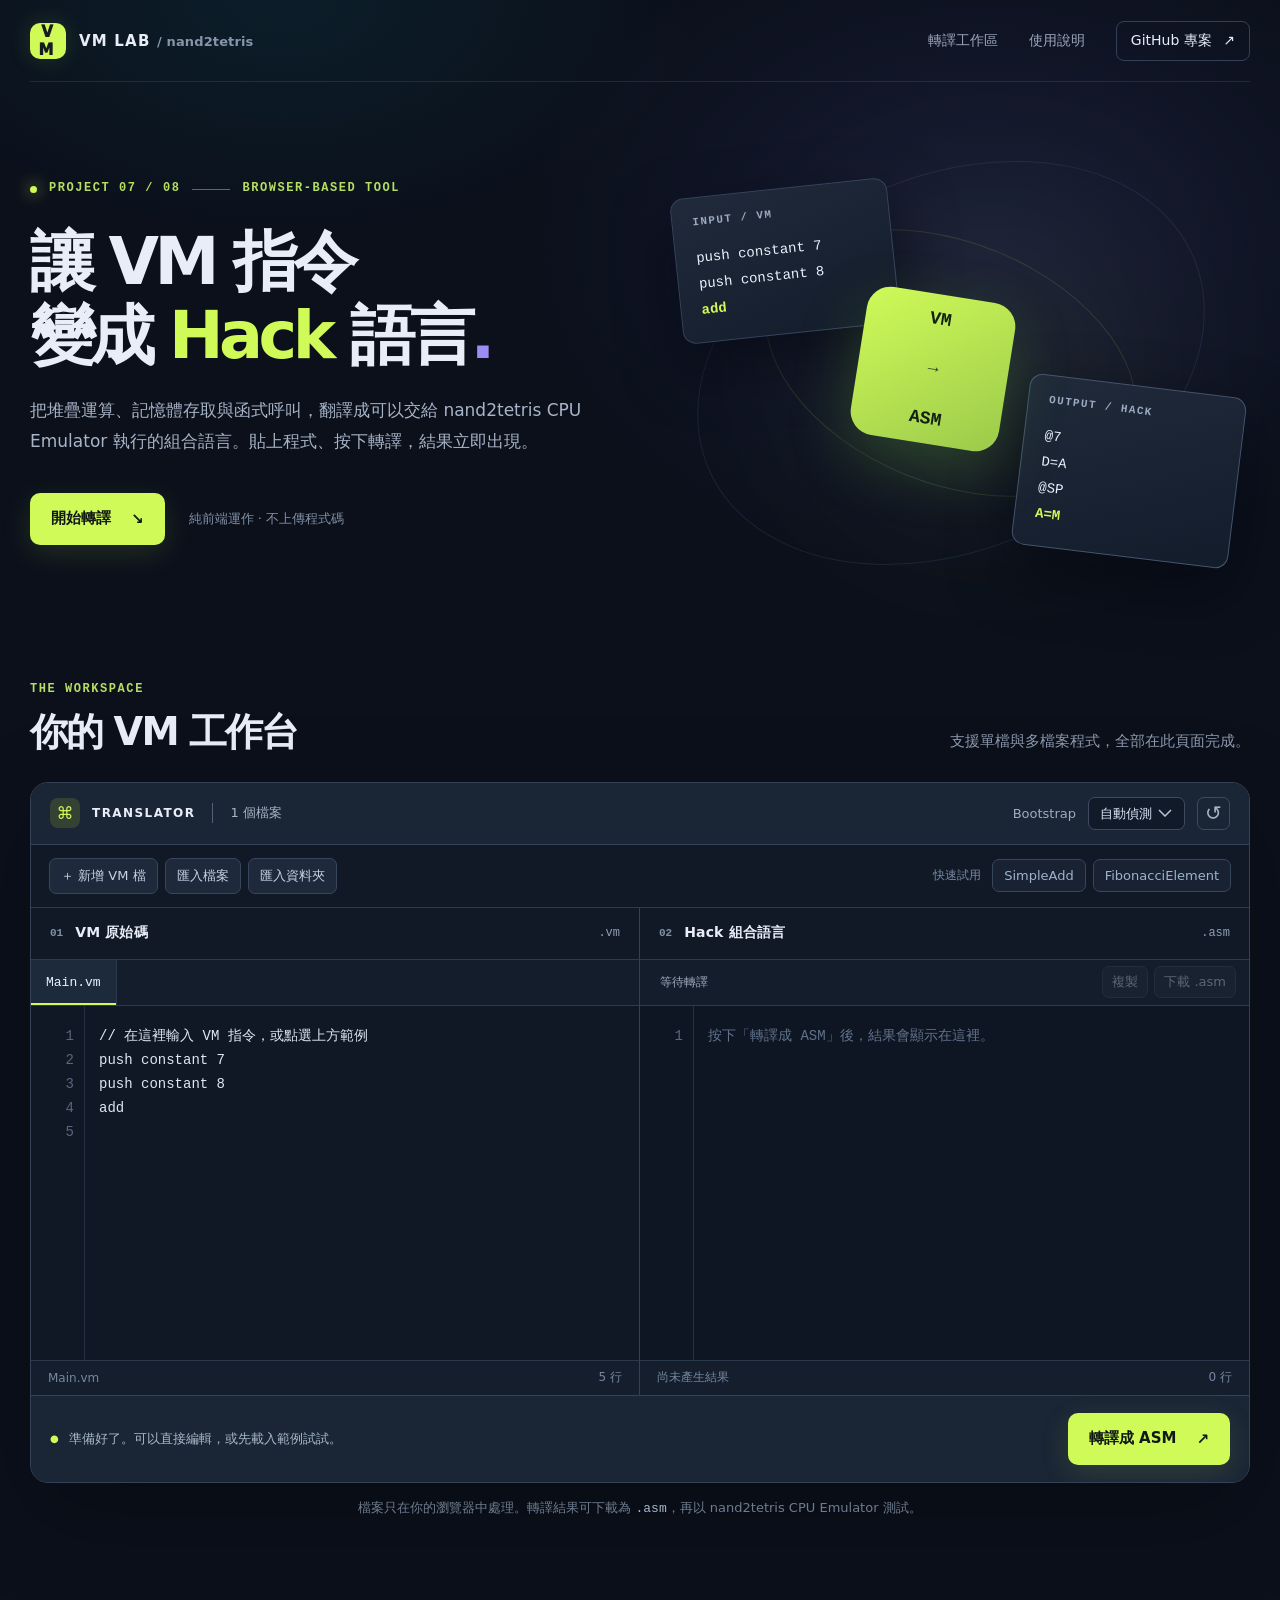
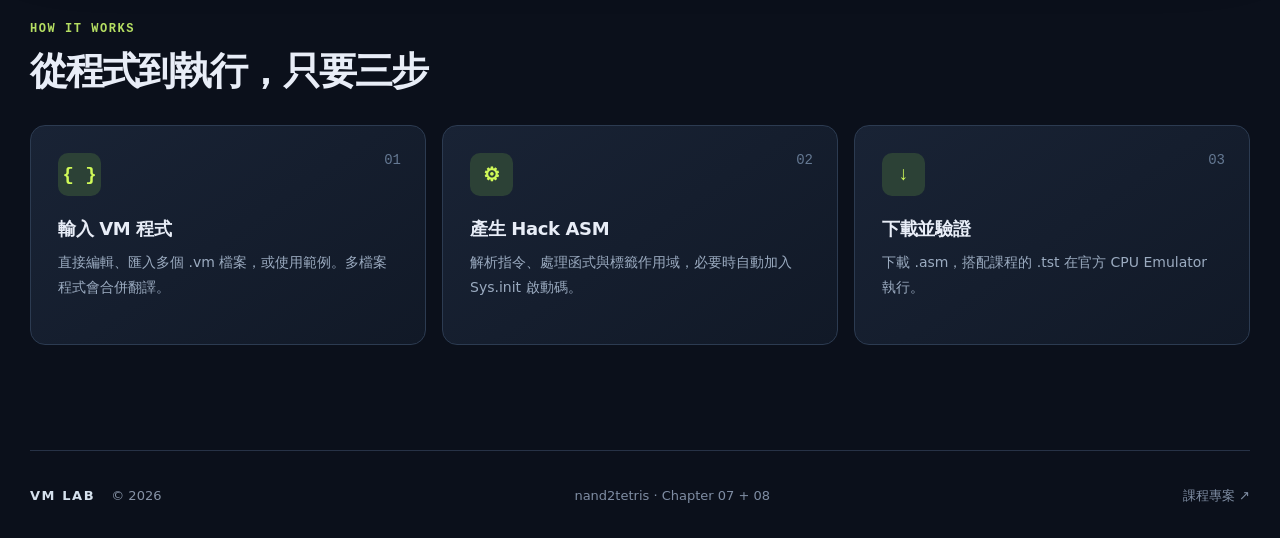
<file: 08/VMTranslator/site/index.html>
<!doctype html>
<html lang="zh-Hant">
<head>
  <meta charset="utf-8">
  <meta name="viewport" content="width=device-width, initial-scale=1">
  <meta name="theme-color" content="#0b101b">
  <meta name="description" content="在瀏覽器中將 nand2tetris VM 程式翻譯成 Hack 組合語言。支援第 7、8 章完整指令集。">
  <title>VM Lab — nand2tetris 線上轉譯器</title>
  <link rel="stylesheet" href="./style.css">
  <script type="module" src="./app.js"></script>
</head>
<body>
  <div class="page-glow" aria-hidden="true"></div>
  <header class="topbar wrap">
    <a class="brand" href="#top" aria-label="VM Lab 首頁"><span class="brand-mark">V<span>M</span></span><span>VM LAB <small>/ nand2tetris</small></span></a>
    <nav aria-label="主選單">
      <a href="#workspace">轉譯工作區</a>
      <a href="#guide">使用說明</a>
      <a class="nav-source" href="https://github.com/ChunYang0808/_co/tree/main/08/VMTranslator" target="_blank" rel="noopener noreferrer">GitHub 專案 <span aria-hidden="true">↗</span></a>
    </nav>
  </header>

  <main id="top">
    <section class="hero wrap" aria-labelledby="hero-title">
      <div class="hero-copy">
        <div class="eyebrow"><span class="live-dot"></span> PROJECT 07 / 08 <span class="eyebrow-line"></span> BROWSER-BASED TOOL</div>
        <h1 id="hero-title">讓 VM 指令<br>變成 <em>Hack</em> 語言<span class="hero-period">.</span></h1>
        <p>把堆疊運算、記憶體存取與函式呼叫，翻譯成可以交給 nand2tetris CPU Emulator 執行的組合語言。貼上程式、按下轉譯，結果立即出現。</p>
        <div class="hero-actions"><a class="button primary" href="#workspace">開始轉譯 <span aria-hidden="true">↘</span></a><span class="hero-note">純前端運作 · 不上傳程式碼</span></div>
      </div>
      <div class="hero-visual" aria-hidden="true">
        <div class="orbit orbit-a"></div><div class="orbit orbit-b"></div>
        <div class="visual-card visual-in"><small>INPUT / VM</small><code>push constant 7<br>push constant 8<br><strong>add</strong></code></div>
        <div class="visual-core">VM <span>→</span> ASM</div>
        <div class="visual-card visual-out"><small>OUTPUT / HACK</small><code>@7<br>D=A<br>@SP<br><strong>A=M</strong></code></div>
      </div>
    </section>

    <section class="work-section wrap" id="workspace" aria-labelledby="workspace-title">
      <div class="section-heading"><div><span class="section-kicker">THE WORKSPACE</span><h2 id="workspace-title">你的 VM 工作台</h2></div><p>支援單檔與多檔案程式，全部在此頁面完成。</p></div>
      <div class="workspace-shell" id="drop-zone">
        <div class="workspace-toolbar">
          <div class="toolbar-left"><span class="toolbar-symbol" aria-hidden="true">⌘</span><strong>TRANSLATOR</strong><span class="toolbar-divider"></span><span id="file-count">1 個檔案</span></div>
          <div class="toolbar-right"><label for="bootstrap">Bootstrap</label><select id="bootstrap" aria-label="啟動程式模式"><option value="auto">自動偵測</option><option value="on">強制加入</option><option value="off">不加入</option></select><button class="icon-button" id="clear-button" type="button" title="清空工作區" aria-label="清空工作區">↺</button></div>
        </div>
        <div class="workspace-tools">
          <div class="file-actions"><button type="button" id="add-file" class="subtle-button">＋ 新增 VM 檔</button><button type="button" id="import-files" class="subtle-button">匯入檔案</button><button type="button" id="import-folder" class="subtle-button">匯入資料夾</button></div>
          <div class="example-actions"><span>快速試用</span><button type="button" data-sample="simple">SimpleAdd</button><button type="button" data-sample="fibonacci">FibonacciElement</button></div>
        </div>
        <input id="files-input" class="visually-hidden" type="file" accept=".vm" multiple>
        <input id="folder-input" class="visually-hidden" type="file" webkitdirectory multiple>
        <div class="editors">
          <section class="editor-panel" aria-labelledby="input-heading"><div class="panel-header"><div><span class="panel-index">01</span><h3 id="input-heading">VM 原始碼</h3></div><span class="panel-type">.vm</span></div><div class="tabs-row"><div id="file-tabs" class="file-tabs" role="tablist" aria-label="VM 檔案"></div></div><div class="code-area"><div id="input-lines" class="line-numbers" aria-hidden="true">1</div><textarea id="vm-input" spellcheck="false" autocomplete="off" autocapitalize="off" aria-label="VM 原始碼編輯器"></textarea></div><div class="panel-footer"><span id="input-status">就緒</span><span id="input-lines-count">1 行</span></div></section>
          <section class="editor-panel output-panel" aria-labelledby="output-heading"><div class="panel-header"><div><span class="panel-index">02</span><h3 id="output-heading">Hack 組合語言</h3></div><span class="panel-type">.asm</span></div><div class="output-actions"><span id="output-name">等待轉譯</span><div><button type="button" id="copy-button" disabled>複製</button><button type="button" id="download-button" disabled>下載 .asm</button></div></div><div class="code-area"><div id="output-lines" class="line-numbers" aria-hidden="true">1</div><textarea id="asm-output" spellcheck="false" readonly aria-label="Hack 組合語言結果" placeholder="按下「轉譯成 ASM」後，結果會顯示在這裡。"></textarea></div><div class="panel-footer"><span id="output-status">尚未產生結果</span><span id="output-lines-count">0 行</span></div></section>
        </div>
        <div class="workspace-bottom"><div id="message" class="message" role="status" aria-live="polite"><span class="message-icon" aria-hidden="true">●</span><span id="message-text">準備好了。可以直接編輯，或先載入範例試試。</span></div><button type="button" id="translate-button" class="button primary">轉譯成 ASM <span aria-hidden="true">↗</span></button></div>
        <div id="drop-overlay" class="drop-overlay" aria-hidden="true"><div>將 .vm 檔案放到這裡</div></div>
      </div>
      <p class="workspace-caption">檔案只在你的瀏覽器中處理。轉譯結果可下載為 <code>.asm</code>，再以 nand2tetris CPU Emulator 測試。</p>
    </section>

    <section class="guide wrap" id="guide" aria-labelledby="guide-title"><div class="guide-header"><span class="section-kicker">HOW IT WORKS</span><h2 id="guide-title">從程式到執行，只要三步</h2></div><div class="guide-grid"><article><span class="step-number">01</span><div class="step-icon">{ }</div><h3>輸入 VM 程式</h3><p>直接編輯、匯入多個 .vm 檔案，或使用範例。多檔案程式會合併翻譯。</p></article><article><span class="step-number">02</span><div class="step-icon">⚙</div><h3>產生 Hack ASM</h3><p>解析指令、處理函式與標籤作用域，必要時自動加入 Sys.init 啟動碼。</p></article><article><span class="step-number">03</span><div class="step-icon">↓</div><h3>下載並驗證</h3><p>下載 .asm，搭配課程的 .tst 在官方 CPU Emulator 執行。</p></article></div></section>
  </main>
  <footer class="footer wrap"><span class="footer-brand">VM LAB <span>© 2026</span></span><span>nand2tetris · Chapter 07 + 08</span><a href="https://www.nand2tetris.org/project08" target="_blank" rel="noopener noreferrer">課程專案 ↗</a></footer>
</body>
</html>
</file>
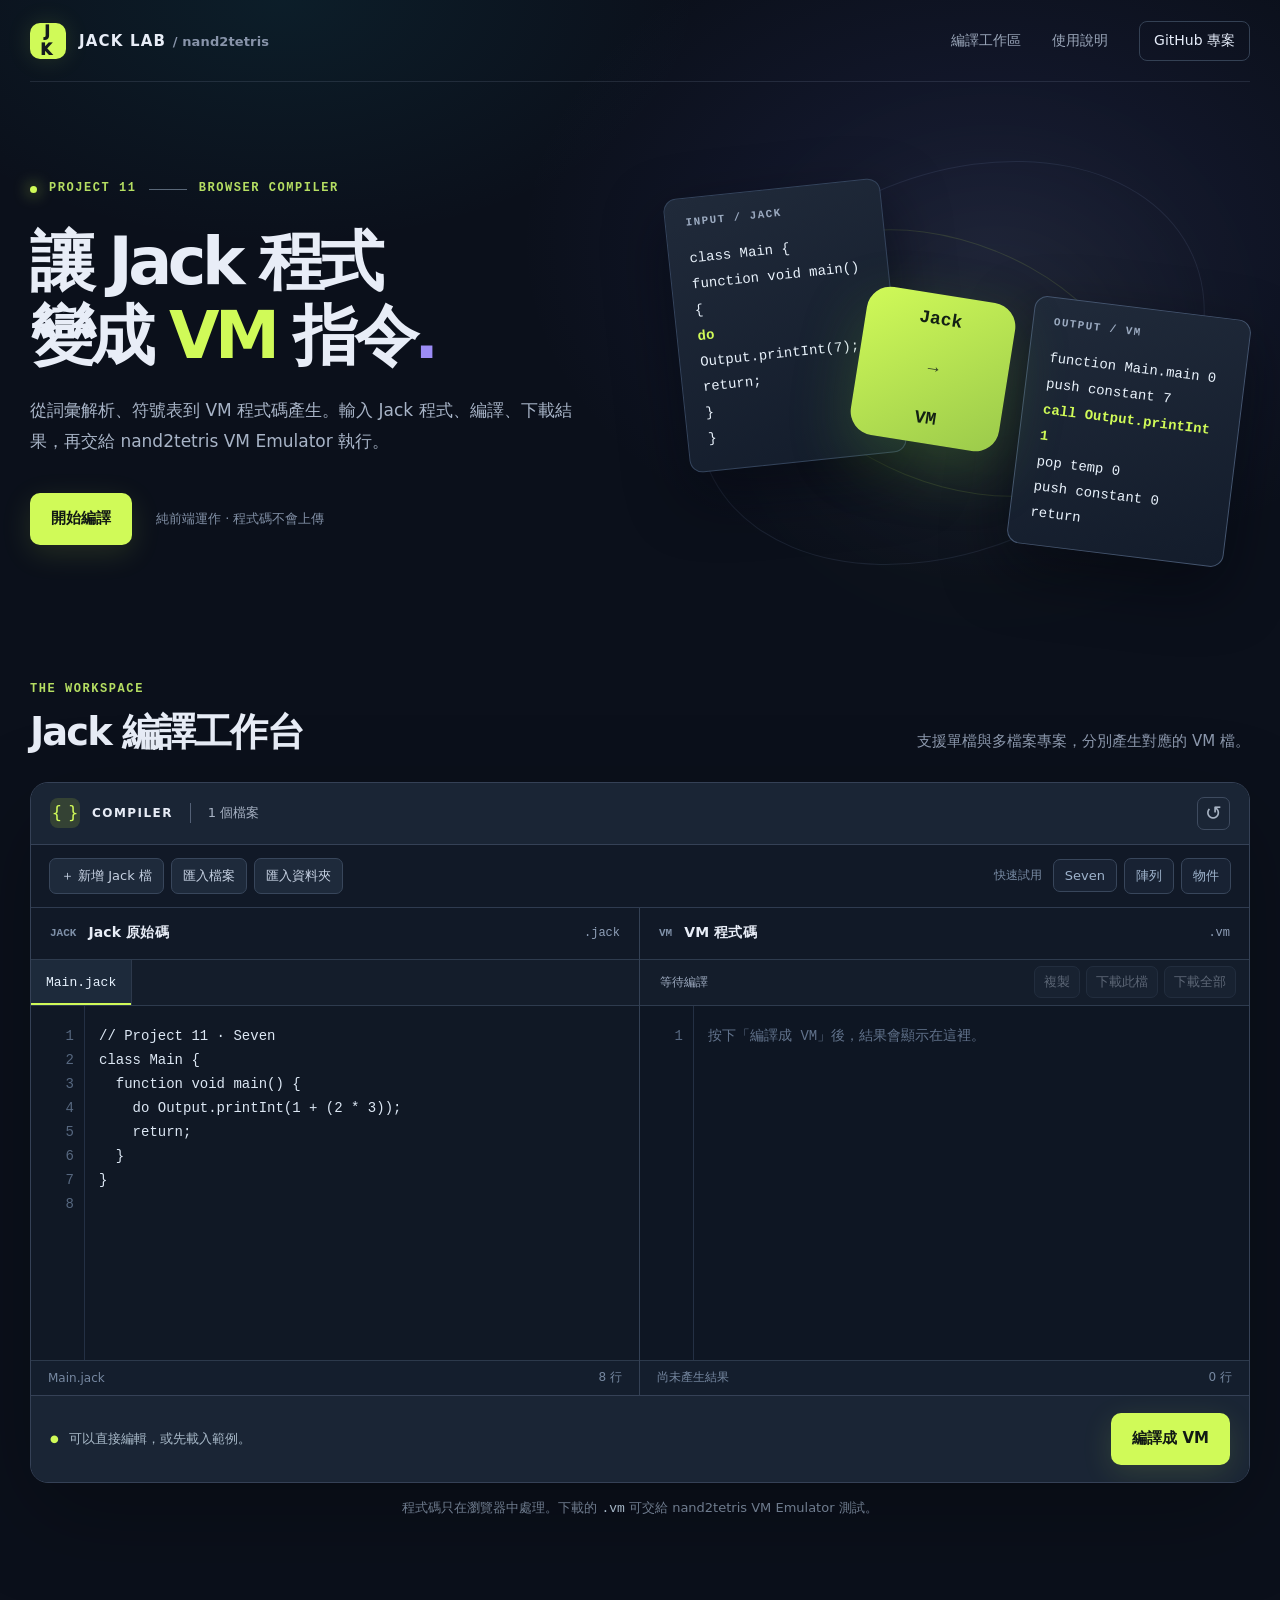
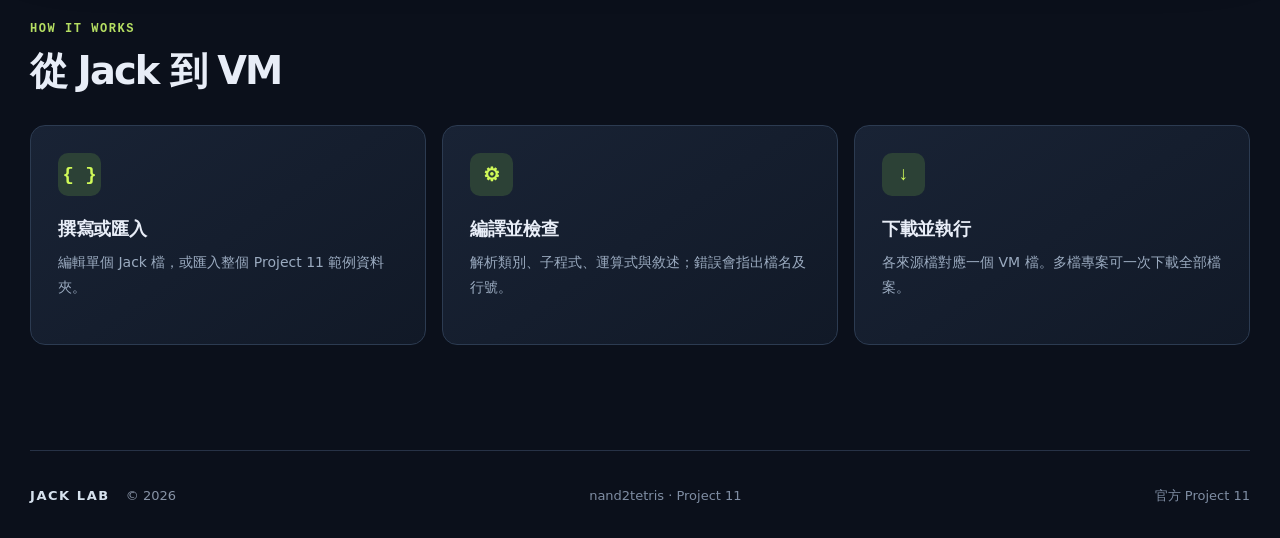
<file: 11/JackCompiler/site/index.html>
<!doctype html>
<html lang="zh-Hant">
<head>
  <meta charset="utf-8">
  <meta name="viewport" content="width=device-width, initial-scale=1">
  <meta name="theme-color" content="#0b101b">
  <meta name="description" content="在瀏覽器中將 nand2tetris Jack 程式編譯為 VM 指令，支援 Project 11。">
  <title>Jack Lab — Jack 語言編譯器</title>
  <link rel="stylesheet" href="./style.css">
  <script type="module" src="./app.js"></script>
</head>
<body>
  <div class="page-glow" aria-hidden="true"></div>
  <header class="topbar wrap">
    <a class="brand" href="#top" aria-label="Jack Lab 首頁"><span class="brand-mark">J<span>K</span></span><span>JACK LAB <small>/ nand2tetris</small></span></a>
    <nav aria-label="主選單"><a href="#workspace">編譯工作區</a><a href="#guide">使用說明</a><a class="nav-source" href="https://github.com/ChunYang0808/_co/tree/main/11" target="_blank" rel="noopener noreferrer">GitHub 專案</a></nav>
  </header>
  <main id="top">
    <section class="hero wrap" aria-labelledby="hero-title">
      <div class="hero-copy">
        <div class="eyebrow"><span class="live-dot"></span> PROJECT 11 <span class="eyebrow-line"></span> BROWSER COMPILER</div>
        <h1 id="hero-title">讓 Jack 程式<br>變成 <em>VM</em> 指令<span class="hero-period">.</span></h1>
        <p>從詞彙解析、符號表到 VM 程式碼產生。輸入 Jack 程式、編譯、下載結果，再交給 nand2tetris VM Emulator 執行。</p>
        <div class="hero-actions"><a class="button primary" href="#workspace">開始編譯</a><span class="hero-note">純前端運作 · 程式碼不會上傳</span></div>
      </div>
      <div class="hero-visual" aria-hidden="true"><div class="orbit orbit-a"></div><div class="orbit orbit-b"></div><div class="visual-card visual-in"><small>INPUT / JACK</small><code>class Main {<br> function void main() {<br> <strong>do</strong> Output.printInt(7);<br> return;<br> }<br>}</code></div><div class="visual-core">Jack <span>→</span> VM</div><div class="visual-card visual-out"><small>OUTPUT / VM</small><code>function Main.main 0<br>push constant 7<br><strong>call Output.printInt 1</strong><br>pop temp 0<br>push constant 0<br>return</code></div></div>
    </section>
    <section class="work-section wrap" id="workspace" aria-labelledby="workspace-title">
      <div class="section-heading"><div><span class="section-kicker">THE WORKSPACE</span><h2 id="workspace-title">Jack 編譯工作台</h2></div><p>支援單檔與多檔案專案，分別產生對應的 VM 檔。</p></div>
      <div class="workspace-shell" id="drop-zone">
        <div class="workspace-toolbar"><div class="toolbar-left"><span class="toolbar-symbol">{ }</span><strong>COMPILER</strong><span class="toolbar-divider"></span><span id="file-count">1 個檔案</span></div><div class="toolbar-right"><button class="icon-button" id="clear-button" type="button" title="清空工作區" aria-label="清空工作區">↺</button></div></div>
        <div class="workspace-tools"><div class="file-actions"><button type="button" id="add-file" class="subtle-button">＋ 新增 Jack 檔</button><button type="button" id="import-files" class="subtle-button">匯入檔案</button><button type="button" id="import-folder" class="subtle-button">匯入資料夾</button></div><div class="example-actions"><span>快速試用</span><button type="button" data-sample="seven">Seven</button><button type="button" data-sample="array">陣列</button><button type="button" data-sample="square">物件</button></div></div>
        <input id="files-input" class="visually-hidden" type="file" accept=".jack" multiple><input id="folder-input" class="visually-hidden" type="file" webkitdirectory multiple>
        <div class="editors">
          <section class="editor-panel" aria-labelledby="input-heading"><div class="panel-header"><div><span class="panel-index">JACK</span><h3 id="input-heading">Jack 原始碼</h3></div><span class="panel-type">.jack</span></div><div class="tabs-row"><div id="file-tabs" class="file-tabs" role="tablist" aria-label="Jack 檔案"></div></div><div class="code-area"><div id="input-lines" class="line-numbers" aria-hidden="true">1</div><textarea id="jack-input" spellcheck="false" autocomplete="off" autocapitalize="off" aria-label="Jack 原始碼編輯器"></textarea></div><div class="panel-footer"><span id="input-status">就緒</span><span id="input-lines-count">1 行</span></div></section>
          <section class="editor-panel output-panel" aria-labelledby="output-heading"><div class="panel-header"><div><span class="panel-index">VM</span><h3 id="output-heading">VM 程式碼</h3></div><span class="panel-type">.vm</span></div><div class="output-actions"><span id="output-name">等待編譯</span><div><button type="button" id="copy-button" disabled>複製</button><button type="button" id="download-button" disabled>下載此檔</button><button type="button" id="download-all-button" disabled>下載全部</button></div></div><div class="code-area"><div id="output-lines" class="line-numbers" aria-hidden="true">1</div><textarea id="vm-output" spellcheck="false" readonly aria-label="VM 編譯結果" placeholder="按下「編譯成 VM」後，結果會顯示在這裡。"></textarea></div><div class="panel-footer"><span id="output-status">尚未產生結果</span><span id="output-lines-count">0 行</span></div></section>
        </div>
        <div class="workspace-bottom"><div id="message" class="message" role="status" aria-live="polite"><span class="message-icon" aria-hidden="true">●</span><span id="message-text">可以直接編輯，或先載入範例。</span></div><button type="button" id="compile-button" class="button primary">編譯成 VM</button></div><div id="drop-overlay" class="drop-overlay" aria-hidden="true"><div>將 .jack 檔案放到這裡</div></div>
      </div><p class="workspace-caption">程式碼只在瀏覽器中處理。下載的 <code>.vm</code> 可交給 nand2tetris VM Emulator 測試。</p>
    </section>
    <section class="guide wrap" id="guide"><div class="guide-header"><span class="section-kicker">HOW IT WORKS</span><h2>從 Jack 到 VM</h2></div><div class="guide-grid"><article><div class="step-icon">{ }</div><h3>撰寫或匯入</h3><p>編輯單個 Jack 檔，或匯入整個 Project 11 範例資料夾。</p></article><article><div class="step-icon">⚙</div><h3>編譯並檢查</h3><p>解析類別、子程式、運算式與敘述；錯誤會指出檔名及行號。</p></article><article><div class="step-icon">↓</div><h3>下載並執行</h3><p>各來源檔對應一個 VM 檔。多檔專案可一次下載全部檔案。</p></article></div></section>
  </main>
  <footer class="footer wrap"><span class="footer-brand">JACK LAB <span>© 2026</span></span><span>nand2tetris · Project 11</span><a href="https://www.nand2tetris.org/project11" target="_blank" rel="noopener noreferrer">官方 Project 11</a></footer>
</body>
</html>
</file>
<file: 08/VMTranslator/site/style.css>
:root{color-scheme:dark;font-family:Inter,"Noto Sans TC","Microsoft JhengHei",system-ui,sans-serif;background:#0b101b;color:#e8edf7;font-size:16px;scroll-behavior:smooth}*{box-sizing:border-box}body{margin:0;min-width:320px;overflow-x:hidden}button,select,textarea{font:inherit}button{cursor:pointer}a{color:inherit;text-decoration:none}.wrap{width:min(1220px,calc(100% - 48px));margin-inline:auto}.visually-hidden{position:absolute;width:1px;height:1px;padding:0;margin:-1px;overflow:hidden;clip:rect(0,0,0,0);white-space:nowrap;border:0}.page-glow{position:absolute;z-index:-1;inset:0 0 auto;height:900px;pointer-events:none;background:radial-gradient(ellipse 620px 450px at 77% 27%,rgba(93,95,203,.15),transparent 75%),radial-gradient(ellipse 580px 340px at 22% 0%,rgba(22,167,183,.09),transparent 72%)}.topbar{height:82px;display:flex;align-items:center;justify-content:space-between;border-bottom:1px solid rgba(184,207,234,.12)}.brand{display:flex;align-items:center;gap:13px;font-weight:820;letter-spacing:.08em;font-size:15px;white-space:nowrap}.brand small{font-weight:550;color:#8894aa;letter-spacing:.01em;font-size:13px}.brand-mark{width:36px;height:36px;display:grid;place-items:center;border-radius:10px;background:#d0fa58;color:#151b1f;letter-spacing:-.14em;padding-right:4px;font-weight:950;box-shadow:0 0 25px rgba(208,250,88,.13)}.brand-mark span{transform:translateX(-1px)}.topbar nav{display:flex;align-items:center;gap:31px;font-size:14px;color:#9ba7ba}.topbar nav a:hover,.footer a:hover{color:#d0fa58}.nav-source{border:1px solid #344154;border-radius:8px;padding:10px 14px;color:#e6edfa}.nav-source span{margin-left:7px}.hero{display:grid;grid-template-columns:1.02fr .98fr;align-items:center;min-height:570px;padding-top:54px;padding-bottom:62px}.eyebrow,.section-kicker{font:700 12px/1.3 ui-monospace,SFMono-Regular,Consolas,monospace;letter-spacing:.13em;color:#b5de62}.eyebrow{display:flex;align-items:center;gap:12px}.live-dot{width:7px;height:7px;border-radius:50%;background:#d0fa58;box-shadow:0 0 16px #d0fa58}.eyebrow-line{width:38px;height:1px;background:#5a6879}.hero h1{font-size:clamp(42px,5.1vw,74px);letter-spacing:-.07em;line-height:1.14;margin:27px 0 22px;font-weight:850}.hero h1 em{font-style:normal;color:#d0fa58}.hero-period{color:#9c8cf6}.hero p{max-width:555px;font-size:17px;line-height:1.85;color:#a8b4c7;margin:0}.hero-actions{display:flex;align-items:center;gap:24px;margin-top:35px}.button{display:inline-flex;align-items:center;justify-content:center;gap:20px;border:0;border-radius:10px;padding:14px 21px;font-weight:750;min-height:52px;font-size:15px;transition:transform .18s,background .18s,box-shadow .18s}.button:hover{transform:translateY(-2px)}.button.primary{color:#111914;background:#d0fa58;box-shadow:0 8px 30px rgba(208,250,88,.13)}.button.primary:hover{background:#e1ff89;box-shadow:0 10px 38px rgba(208,250,88,.21)}.button:focus-visible,button:focus-visible,a:focus-visible,textarea:focus-visible,select:focus-visible{outline:2px solid #d0fa58;outline-offset:3px}.hero-note{font-size:13px;color:#8290a6}.hero-visual{height:450px;position:relative;isolation:isolate}.orbit{position:absolute;border-radius:50%;border:1px solid rgba(129,157,198,.13);inset:38px 34px;transform:rotate(-24deg)}.orbit-b{inset:104px 105px;border-color:rgba(208,250,88,.12);transform:rotate(22deg)}.hero-visual:before{content:"";position:absolute;width:230px;height:230px;border-radius:50%;background:#b7d661;filter:blur(110px);opacity:.14;left:38%;top:23%}.visual-card{position:absolute;width:218px;background:linear-gradient(160deg,#202a3a,#131c2b);border:1px solid #34445c;box-shadow:0 24px 58px #03060d88;border-radius:13px;padding:18px 20px;transform:rotate(-6deg)}.visual-card small{display:block;color:#9baac0;font:700 11px ui-monospace,Consolas,monospace;letter-spacing:.13em;margin-bottom:18px}.visual-card code{font:14px/1.85 ui-monospace,Consolas,monospace;color:#e9f2fc}.visual-card strong{color:#d0fa58;font-weight:650}.visual-in{left:4%;top:11%}.visual-out{right:2%;bottom:7%;transform:rotate(7deg);border-color:#44556f}.visual-core{position:absolute;left:39%;top:44%;width:150px;height:150px;display:grid;place-items:center;border-radius:24px;background:linear-gradient(145deg,#d0fa58,#9bca4b);color:#132014;font:850 18px ui-monospace,Consolas,monospace;transform:translate(-18%,-28%) rotate(9deg);box-shadow:0 22px 60px rgba(101,170,57,.27);z-index:2}.visual-core span{color:#324426}.work-section{padding:25px 0 100px;scroll-margin-top:22px}.section-heading{display:flex;align-items:end;justify-content:space-between;gap:20px;margin-bottom:26px}.section-heading h2,.guide h2{font-size:clamp(30px,3vw,42px);letter-spacing:-.05em;line-height:1.25;margin:10px 0 0}.section-heading p{color:#8e9aaf;font-size:15px;margin:0 0 5px}.workspace-shell{position:relative;border:1px solid #354156;background:#111927;border-radius:18px;overflow:hidden;box-shadow:0 32px 95px rgba(0,0,0,.26)}.workspace-toolbar{min-height:62px;padding:12px 19px;display:flex;align-items:center;justify-content:space-between;gap:15px;background:#1a2535;border-bottom:1px solid #354156}.toolbar-left,.toolbar-right{display:flex;align-items:center;gap:12px;font-size:13px}.toolbar-left strong{letter-spacing:.12em;font-size:12px}.toolbar-left>span:last-child{color:#a8b3c4}.toolbar-symbol{height:30px;width:30px;border-radius:8px;display:grid;place-items:center;color:#d0fa58;background:#344234;font-size:17px}.toolbar-divider{height:20px;width:1px;background:#536076;margin:0 5px}.toolbar-right label{color:#9eacc0}.toolbar-right select{appearance:none;background:#101a29 url("data:image/svg+xml,%3Csvg xmlns='http://www.w3.org/2000/svg' width='14' height='8'%3E%3Cpath d='m1 1 6 6 6-6' fill='none' stroke='%23b5c4d9' stroke-width='1.5'/%3E%3C/svg%3E") no-repeat right 12px center;border:1px solid #3d4b60;color:#dce7f7;border-radius:7px;padding:8px 32px 8px 11px;font-size:13px}.icon-button{background:transparent;color:#a7b3c3;border:1px solid #3e4b5f;border-radius:7px;width:33px;height:33px;font-size:20px;line-height:1}.icon-button:hover{color:#fff;background:#2c394e}.workspace-tools{display:flex;justify-content:space-between;align-items:center;gap:12px;padding:13px 18px;border-bottom:1px solid #2f3b50}.file-actions,.example-actions{display:flex;align-items:center;gap:7px;flex-wrap:wrap}.subtle-button,.example-actions button,.output-actions button{border:1px solid #38465b;border-radius:7px;padding:8px 11px;color:#c7d2e3;background:#1e2a3b;font-size:13px}.subtle-button:hover,.example-actions button:hover,.output-actions button:not(:disabled):hover{background:#314156;border-color:#7488a0}.example-actions span{font-size:12px;color:#788ba4;margin-right:4px}.example-actions button{background:#182233;color:#9eb3cc}.editors{display:grid;grid-template-columns:1fr 1fr;min-height:487px}.editor-panel{display:flex;flex-direction:column;min-width:0;border-right:1px solid #344155}.editor-panel:last-child{border-right:0}.panel-header{height:52px;display:flex;align-items:center;justify-content:space-between;padding:0 19px;border-bottom:1px solid #2e3b4e}.panel-header>div{display:flex;align-items:center;gap:12px}.panel-index{color:#7f90a8;font:700 11px ui-monospace,Consolas,monospace}.panel-header h3{font-size:14px;margin:0;letter-spacing:.01em}.panel-type{font:12px ui-monospace,Consolas,monospace;color:#8e9eb6}.tabs-row,.output-actions{height:46px;border-bottom:1px solid #2e3b4e;background:#141d2b;display:flex;align-items:center;min-width:0}.file-tabs{display:flex;overflow-x:auto;min-width:0;scrollbar-width:thin;height:100%}.file-tab{border:0;border-right:1px solid #2d394c;background:transparent;color:#8ea0b8;display:flex;align-items:center;gap:9px;padding:0 15px;font:13px ui-monospace,Consolas,monospace;white-space:nowrap}.file-tab.active{color:#e8f3ff;background:#1d2a3b;box-shadow:inset 0 -2px #d0fa58}.file-tab:hover{color:#e8f3ff}.tab-remove{color:#8f9bad;font-size:17px;line-height:1;border-radius:4px;padding:2px 4px}.tab-remove:hover{color:#ffaaa9;background:#5e3038}.output-actions{justify-content:space-between;padding:0 13px 0 20px;gap:10px}.output-actions>span{color:#9eabc0;font:12px ui-monospace,Consolas,monospace;white-space:nowrap;overflow:hidden;text-overflow:ellipsis}.output-actions>div{display:flex;gap:6px;flex-shrink:0}.output-actions button{padding:6px 9px}.output-actions button:disabled{opacity:.4;cursor:not-allowed}.code-area{flex:1;display:flex;min-height:335px;background:#101825}.output-panel .code-area{background:#0e1623}.line-numbers{width:54px;padding:18px 10px 18px 0;flex-shrink:0;text-align:right;white-space:pre;overflow:hidden;user-select:none;color:#56677f;border-right:1px solid #243044;font:14px/24px ui-monospace,SFMono-Regular,Consolas,monospace}textarea{width:100%;height:100%;min-height:335px;border:0;resize:none;background:transparent;color:#dce7f4;outline:none;padding:18px 14px;tab-size:2;white-space:pre;overflow:auto;font:14px/24px ui-monospace,SFMono-Regular,Consolas,monospace}textarea::placeholder{color:#61728b;opacity:1}.output-panel textarea{color:#c3e3bc}.panel-footer{min-height:35px;display:flex;align-items:center;justify-content:space-between;padding:0 17px;color:#7688a1;font-size:12px;border-top:1px solid #2c394b;background:#141e2d}.workspace-bottom{display:flex;align-items:center;justify-content:space-between;gap:20px;padding:17px 19px;background:#1a2535;border-top:1px solid #354156}.message{display:flex;align-items:center;gap:10px;color:#a8b9c8;font-size:13px;min-width:0;line-height:1.5}.message-icon{color:#d0fa58;font-size:10px}.message.error{color:#ff9d9b}.message.error .message-icon{color:#ff777a}.message.success{color:#c9ed9a}.workspace-bottom .button{flex-shrink:0}.drop-overlay{display:none;position:absolute;inset:0;background:#091322e8;border:2px dashed #d0fa58;z-index:10;place-items:center;font-size:24px;font-weight:700;pointer-events:none}.workspace-shell.dragging .drop-overlay{display:grid}.workspace-caption{text-align:center;font-size:13px;color:#8291a6;margin:16px 0 0}.workspace-caption code{color:#c2d6e8}.guide{padding-bottom:105px;scroll-margin-top:60px}.guide-header{margin-bottom:30px}.guide-grid{display:grid;grid-template-columns:repeat(3,1fr);gap:16px}.guide-grid article{position:relative;min-height:220px;padding:27px;border:1px solid #2c3b51;border-radius:15px;background:linear-gradient(145deg,#192335,#111927)}.step-number{position:absolute;right:24px;top:26px;font:14px ui-monospace,Consolas,monospace;color:#657993}.step-icon{width:43px;height:43px;border-radius:10px;display:grid;place-items:center;background:#2c4136;color:#d0fa58;font:700 19px ui-monospace,Consolas,monospace;margin-bottom:21px}.guide-grid h3{font-size:18px;letter-spacing:-.02em;margin:0 0 9px}.guide-grid p{margin:0;color:#9babc0;font-size:14px;line-height:1.75}.footer{min-height:90px;display:flex;align-items:center;justify-content:space-between;gap:20px;border-top:1px solid #273246;color:#7f8da3;font-size:13px}.footer-brand{font-weight:800;letter-spacing:.12em;color:#d6e1ed}.footer-brand span{color:#8793a6;font-weight:500;margin-left:10px;letter-spacing:0}@media(max-width:950px){.hero{min-height:0;padding-top:75px;grid-template-columns:1fr}.hero-visual{height:320px;max-width:550px;width:100%;margin:30px auto 0}.visual-in{top:4%}.visual-out{bottom:1%}.visual-core{top:40%}.workspace-tools{align-items:flex-start;flex-direction:column}.editors{grid-template-columns:1fr}.editor-panel{border-right:0;border-bottom:1px solid #344155}.editor-panel:last-child{border-bottom:0}.code-area,textarea{min-height:245px}.section-heading p{max-width:200px;text-align:right}}@media(max-width:620px){.wrap{width:min(100% - 28px,1220px)}.topbar{height:69px}.brand{gap:8px}.brand small{display:none}.topbar nav{gap:13px;font-size:12px}.topbar nav a:first-child{display:none}.nav-source{padding:8px 10px}.hero{padding-top:65px;padding-bottom:38px}.hero h1{font-size:clamp(40px,10vw,60px)}.hero p{font-size:15px}.hero-actions{gap:16px;align-items:flex-start;flex-direction:column}.hero-visual{height:270px;margin-top:33px}.visual-card{width:165px;padding:14px}.visual-card code{font-size:11px}.visual-card small{font-size:9px}.visual-core{width:104px;height:104px;border-radius:17px;font-size:13px;left:42%;top:45%}.visual-in{left:0}.visual-out{right:0}.section-heading{display:block}.section-heading p{text-align:left;max-width:none;margin-top:10px}.work-section{padding-bottom:75px}.workspace-toolbar{padding:10px 12px;flex-wrap:wrap}.toolbar-right{margin-left:auto}.workspace-tools{padding:12px}.example-actions span{width:100%}.panel-header{padding-inline:13px}.workspace-bottom{padding:14px;flex-direction:column;align-items:stretch}.workspace-bottom .button{width:100%}.guide-grid{grid-template-columns:1fr}.guide-grid article{min-height:0}.guide{padding-bottom:70px}.footer{flex-wrap:wrap;padding-block:22px;min-height:0}.footer>span:nth-child(2){display:none}}@media(prefers-reduced-motion:reduce){*,*:before,*:after{scroll-behavior:auto!important;transition:none!important}}
</file>
<file: 11/JackCompiler/site/style.css>
:root{color-scheme:dark;font-family:Inter,"Noto Sans TC","Microsoft JhengHei",system-ui,sans-serif;background:#0b101b;color:#e8edf7;font-size:16px;scroll-behavior:smooth}*{box-sizing:border-box}body{margin:0;min-width:320px;overflow-x:hidden}button,select,textarea{font:inherit}button{cursor:pointer}a{color:inherit;text-decoration:none}.wrap{width:min(1220px,calc(100% - 48px));margin-inline:auto}.visually-hidden{position:absolute;width:1px;height:1px;padding:0;margin:-1px;overflow:hidden;clip:rect(0,0,0,0);white-space:nowrap;border:0}.page-glow{position:absolute;z-index:-1;inset:0 0 auto;height:900px;pointer-events:none;background:radial-gradient(ellipse 620px 450px at 77% 27%,rgba(93,95,203,.15),transparent 75%),radial-gradient(ellipse 580px 340px at 22% 0%,rgba(22,167,183,.09),transparent 72%)}.topbar{height:82px;display:flex;align-items:center;justify-content:space-between;border-bottom:1px solid rgba(184,207,234,.12)}.brand{display:flex;align-items:center;gap:13px;font-weight:820;letter-spacing:.08em;font-size:15px;white-space:nowrap}.brand small{font-weight:550;color:#8894aa;letter-spacing:.01em;font-size:13px}.brand-mark{width:36px;height:36px;display:grid;place-items:center;border-radius:10px;background:#d0fa58;color:#151b1f;letter-spacing:-.14em;padding-right:4px;font-weight:950;box-shadow:0 0 25px rgba(208,250,88,.13)}.brand-mark span{transform:translateX(-1px)}.topbar nav{display:flex;align-items:center;gap:31px;font-size:14px;color:#9ba7ba}.topbar nav a:hover,.footer a:hover{color:#d0fa58}.nav-source{border:1px solid #344154;border-radius:8px;padding:10px 14px;color:#e6edfa}.nav-source span{margin-left:7px}.hero{display:grid;grid-template-columns:1.02fr .98fr;align-items:center;min-height:570px;padding-top:54px;padding-bottom:62px}.eyebrow,.section-kicker{font:700 12px/1.3 ui-monospace,SFMono-Regular,Consolas,monospace;letter-spacing:.13em;color:#b5de62}.eyebrow{display:flex;align-items:center;gap:12px}.live-dot{width:7px;height:7px;border-radius:50%;background:#d0fa58;box-shadow:0 0 16px #d0fa58}.eyebrow-line{width:38px;height:1px;background:#5a6879}.hero h1{font-size:clamp(42px,5.1vw,74px);letter-spacing:-.07em;line-height:1.14;margin:27px 0 22px;font-weight:850}.hero h1 em{font-style:normal;color:#d0fa58}.hero-period{color:#9c8cf6}.hero p{max-width:555px;font-size:17px;line-height:1.85;color:#a8b4c7;margin:0}.hero-actions{display:flex;align-items:center;gap:24px;margin-top:35px}.button{display:inline-flex;align-items:center;justify-content:center;gap:20px;border:0;border-radius:10px;padding:14px 21px;font-weight:750;min-height:52px;font-size:15px;transition:transform .18s,background .18s,box-shadow .18s}.button:hover{transform:translateY(-2px)}.button.primary{color:#111914;background:#d0fa58;box-shadow:0 8px 30px rgba(208,250,88,.13)}.button.primary:hover{background:#e1ff89;box-shadow:0 10px 38px rgba(208,250,88,.21)}.button:focus-visible,button:focus-visible,a:focus-visible,textarea:focus-visible,select:focus-visible{outline:2px solid #d0fa58;outline-offset:3px}.hero-note{font-size:13px;color:#8290a6}.hero-visual{height:450px;position:relative;isolation:isolate}.orbit{position:absolute;border-radius:50%;border:1px solid rgba(129,157,198,.13);inset:38px 34px;transform:rotate(-24deg)}.orbit-b{inset:104px 105px;border-color:rgba(208,250,88,.12);transform:rotate(22deg)}.hero-visual:before{content:"";position:absolute;width:230px;height:230px;border-radius:50%;background:#b7d661;filter:blur(110px);opacity:.14;left:38%;top:23%}.visual-card{position:absolute;width:218px;background:linear-gradient(160deg,#202a3a,#131c2b);border:1px solid #34445c;box-shadow:0 24px 58px #03060d88;border-radius:13px;padding:18px 20px;transform:rotate(-6deg)}.visual-card small{display:block;color:#9baac0;font:700 11px ui-monospace,Consolas,monospace;letter-spacing:.13em;margin-bottom:18px}.visual-card code{font:14px/1.85 ui-monospace,Consolas,monospace;color:#e9f2fc}.visual-card strong{color:#d0fa58;font-weight:650}.visual-in{left:4%;top:11%}.visual-out{right:2%;bottom:7%;transform:rotate(7deg);border-color:#44556f}.visual-core{position:absolute;left:39%;top:44%;width:150px;height:150px;display:grid;place-items:center;border-radius:24px;background:linear-gradient(145deg,#d0fa58,#9bca4b);color:#132014;font:850 18px ui-monospace,Consolas,monospace;transform:translate(-18%,-28%) rotate(9deg);box-shadow:0 22px 60px rgba(101,170,57,.27);z-index:2}.visual-core span{color:#324426}.work-section{padding:25px 0 100px;scroll-margin-top:22px}.section-heading{display:flex;align-items:end;justify-content:space-between;gap:20px;margin-bottom:26px}.section-heading h2,.guide h2{font-size:clamp(30px,3vw,42px);letter-spacing:-.05em;line-height:1.25;margin:10px 0 0}.section-heading p{color:#8e9aaf;font-size:15px;margin:0 0 5px}.workspace-shell{position:relative;border:1px solid #354156;background:#111927;border-radius:18px;overflow:hidden;box-shadow:0 32px 95px rgba(0,0,0,.26)}.workspace-toolbar{min-height:62px;padding:12px 19px;display:flex;align-items:center;justify-content:space-between;gap:15px;background:#1a2535;border-bottom:1px solid #354156}.toolbar-left,.toolbar-right{display:flex;align-items:center;gap:12px;font-size:13px}.toolbar-left strong{letter-spacing:.12em;font-size:12px}.toolbar-left>span:last-child{color:#a8b3c4}.toolbar-symbol{height:30px;width:30px;border-radius:8px;display:grid;place-items:center;color:#d0fa58;background:#344234;font-size:17px}.toolbar-divider{height:20px;width:1px;background:#536076;margin:0 5px}.toolbar-right label{color:#9eacc0}.toolbar-right select{appearance:none;background:#101a29 url("data:image/svg+xml,%3Csvg xmlns='http://www.w3.org/2000/svg' width='14' height='8'%3E%3Cpath d='m1 1 6 6 6-6' fill='none' stroke='%23b5c4d9' stroke-width='1.5'/%3E%3C/svg%3E") no-repeat right 12px center;border:1px solid #3d4b60;color:#dce7f7;border-radius:7px;padding:8px 32px 8px 11px;font-size:13px}.icon-button{background:transparent;color:#a7b3c3;border:1px solid #3e4b5f;border-radius:7px;width:33px;height:33px;font-size:20px;line-height:1}.icon-button:hover{color:#fff;background:#2c394e}.workspace-tools{display:flex;justify-content:space-between;align-items:center;gap:12px;padding:13px 18px;border-bottom:1px solid #2f3b50}.file-actions,.example-actions{display:flex;align-items:center;gap:7px;flex-wrap:wrap}.subtle-button,.example-actions button,.output-actions button{border:1px solid #38465b;border-radius:7px;padding:8px 11px;color:#c7d2e3;background:#1e2a3b;font-size:13px}.subtle-button:hover,.example-actions button:hover,.output-actions button:not(:disabled):hover{background:#314156;border-color:#7488a0}.example-actions span{font-size:12px;color:#788ba4;margin-right:4px}.example-actions button{background:#182233;color:#9eb3cc}.editors{display:grid;grid-template-columns:1fr 1fr;min-height:487px}.editor-panel{display:flex;flex-direction:column;min-width:0;border-right:1px solid #344155}.editor-panel:last-child{border-right:0}.panel-header{height:52px;display:flex;align-items:center;justify-content:space-between;padding:0 19px;border-bottom:1px solid #2e3b4e}.panel-header>div{display:flex;align-items:center;gap:12px}.panel-index{color:#7f90a8;font:700 11px ui-monospace,Consolas,monospace}.panel-header h3{font-size:14px;margin:0;letter-spacing:.01em}.panel-type{font:12px ui-monospace,Consolas,monospace;color:#8e9eb6}.tabs-row,.output-actions{height:46px;border-bottom:1px solid #2e3b4e;background:#141d2b;display:flex;align-items:center;min-width:0}.file-tabs{display:flex;overflow-x:auto;min-width:0;scrollbar-width:thin;height:100%}.file-tab{border:0;border-right:1px solid #2d394c;background:transparent;color:#8ea0b8;display:flex;align-items:center;gap:9px;padding:0 15px;font:13px ui-monospace,Consolas,monospace;white-space:nowrap}.file-tab.active{color:#e8f3ff;background:#1d2a3b;box-shadow:inset 0 -2px #d0fa58}.file-tab:hover{color:#e8f3ff}.tab-remove{color:#8f9bad;font-size:17px;line-height:1;border-radius:4px;padding:2px 4px}.tab-remove:hover{color:#ffaaa9;background:#5e3038}.output-actions{justify-content:space-between;padding:0 13px 0 20px;gap:10px}.output-actions>span{color:#9eabc0;font:12px ui-monospace,Consolas,monospace;white-space:nowrap;overflow:hidden;text-overflow:ellipsis}.output-actions>div{display:flex;gap:6px;flex-shrink:0}.output-actions button{padding:6px 9px}.output-actions button:disabled{opacity:.4;cursor:not-allowed}.code-area{flex:1;display:flex;min-height:335px;background:#101825}.output-panel .code-area{background:#0e1623}.line-numbers{width:54px;padding:18px 10px 18px 0;flex-shrink:0;text-align:right;white-space:pre;overflow:hidden;user-select:none;color:#56677f;border-right:1px solid #243044;font:14px/24px ui-monospace,SFMono-Regular,Consolas,monospace}textarea{width:100%;height:100%;min-height:335px;border:0;resize:none;background:transparent;color:#dce7f4;outline:none;padding:18px 14px;tab-size:2;white-space:pre;overflow:auto;font:14px/24px ui-monospace,SFMono-Regular,Consolas,monospace}textarea::placeholder{color:#61728b;opacity:1}.output-panel textarea{color:#c3e3bc}.panel-footer{min-height:35px;display:flex;align-items:center;justify-content:space-between;padding:0 17px;color:#7688a1;font-size:12px;border-top:1px solid #2c394b;background:#141e2d}.workspace-bottom{display:flex;align-items:center;justify-content:space-between;gap:20px;padding:17px 19px;background:#1a2535;border-top:1px solid #354156}.message{display:flex;align-items:center;gap:10px;color:#a8b9c8;font-size:13px;min-width:0;line-height:1.5}.message-icon{color:#d0fa58;font-size:10px}.message.error{color:#ff9d9b}.message.error .message-icon{color:#ff777a}.message.success{color:#c9ed9a}.workspace-bottom .button{flex-shrink:0}.drop-overlay{display:none;position:absolute;inset:0;background:#091322e8;border:2px dashed #d0fa58;z-index:10;place-items:center;font-size:24px;font-weight:700;pointer-events:none}.workspace-shell.dragging .drop-overlay{display:grid}.workspace-caption{text-align:center;font-size:13px;color:#8291a6;margin:16px 0 0}.workspace-caption code{color:#c2d6e8}.guide{padding-bottom:105px;scroll-margin-top:60px}.guide-header{margin-bottom:30px}.guide-grid{display:grid;grid-template-columns:repeat(3,1fr);gap:16px}.guide-grid article{position:relative;min-height:220px;padding:27px;border:1px solid #2c3b51;border-radius:15px;background:linear-gradient(145deg,#192335,#111927)}.step-number{position:absolute;right:24px;top:26px;font:14px ui-monospace,Consolas,monospace;color:#657993}.step-icon{width:43px;height:43px;border-radius:10px;display:grid;place-items:center;background:#2c4136;color:#d0fa58;font:700 19px ui-monospace,Consolas,monospace;margin-bottom:21px}.guide-grid h3{font-size:18px;letter-spacing:-.02em;margin:0 0 9px}.guide-grid p{margin:0;color:#9babc0;font-size:14px;line-height:1.75}.footer{min-height:90px;display:flex;align-items:center;justify-content:space-between;gap:20px;border-top:1px solid #273246;color:#7f8da3;font-size:13px}.footer-brand{font-weight:800;letter-spacing:.12em;color:#d6e1ed}.footer-brand span{color:#8793a6;font-weight:500;margin-left:10px;letter-spacing:0}@media(max-width:950px){.hero{min-height:0;padding-top:75px;grid-template-columns:1fr}.hero-visual{height:320px;max-width:550px;width:100%;margin:30px auto 0}.visual-in{top:4%}.visual-out{bottom:1%}.visual-core{top:40%}.workspace-tools{align-items:flex-start;flex-direction:column}.editors{grid-template-columns:1fr}.editor-panel{border-right:0;border-bottom:1px solid #344155}.editor-panel:last-child{border-bottom:0}.code-area,textarea{min-height:245px}.section-heading p{max-width:200px;text-align:right}}@media(max-width:620px){.wrap{width:min(100% - 28px,1220px)}.topbar{height:69px}.brand{gap:8px}.brand small{display:none}.topbar nav{gap:13px;font-size:12px}.topbar nav a:first-child{display:none}.nav-source{padding:8px 10px}.hero{padding-top:65px;padding-bottom:38px}.hero h1{font-size:clamp(40px,10vw,60px)}.hero p{font-size:15px}.hero-actions{gap:16px;align-items:flex-start;flex-direction:column}.hero-visual{height:270px;margin-top:33px}.visual-card{width:165px;padding:14px}.visual-card code{font-size:11px}.visual-card small{font-size:9px}.visual-core{width:104px;height:104px;border-radius:17px;font-size:13px;left:42%;top:45%}.visual-in{left:0}.visual-out{right:0}.section-heading{display:block}.section-heading p{text-align:left;max-width:none;margin-top:10px}.work-section{padding-bottom:75px}.workspace-toolbar{padding:10px 12px;flex-wrap:wrap}.toolbar-right{margin-left:auto}.workspace-tools{padding:12px}.example-actions span{width:100%}.panel-header{padding-inline:13px}.workspace-bottom{padding:14px;flex-direction:column;align-items:stretch}.workspace-bottom .button{width:100%}.guide-grid{grid-template-columns:1fr}.guide-grid article{min-height:0}.guide{padding-bottom:70px}.footer{flex-wrap:wrap;padding-block:22px;min-height:0}.footer>span:nth-child(2){display:none}}@media(prefers-reduced-motion:reduce){*,*:before,*:after{scroll-behavior:auto!important;transition:none!important}}
</file>
